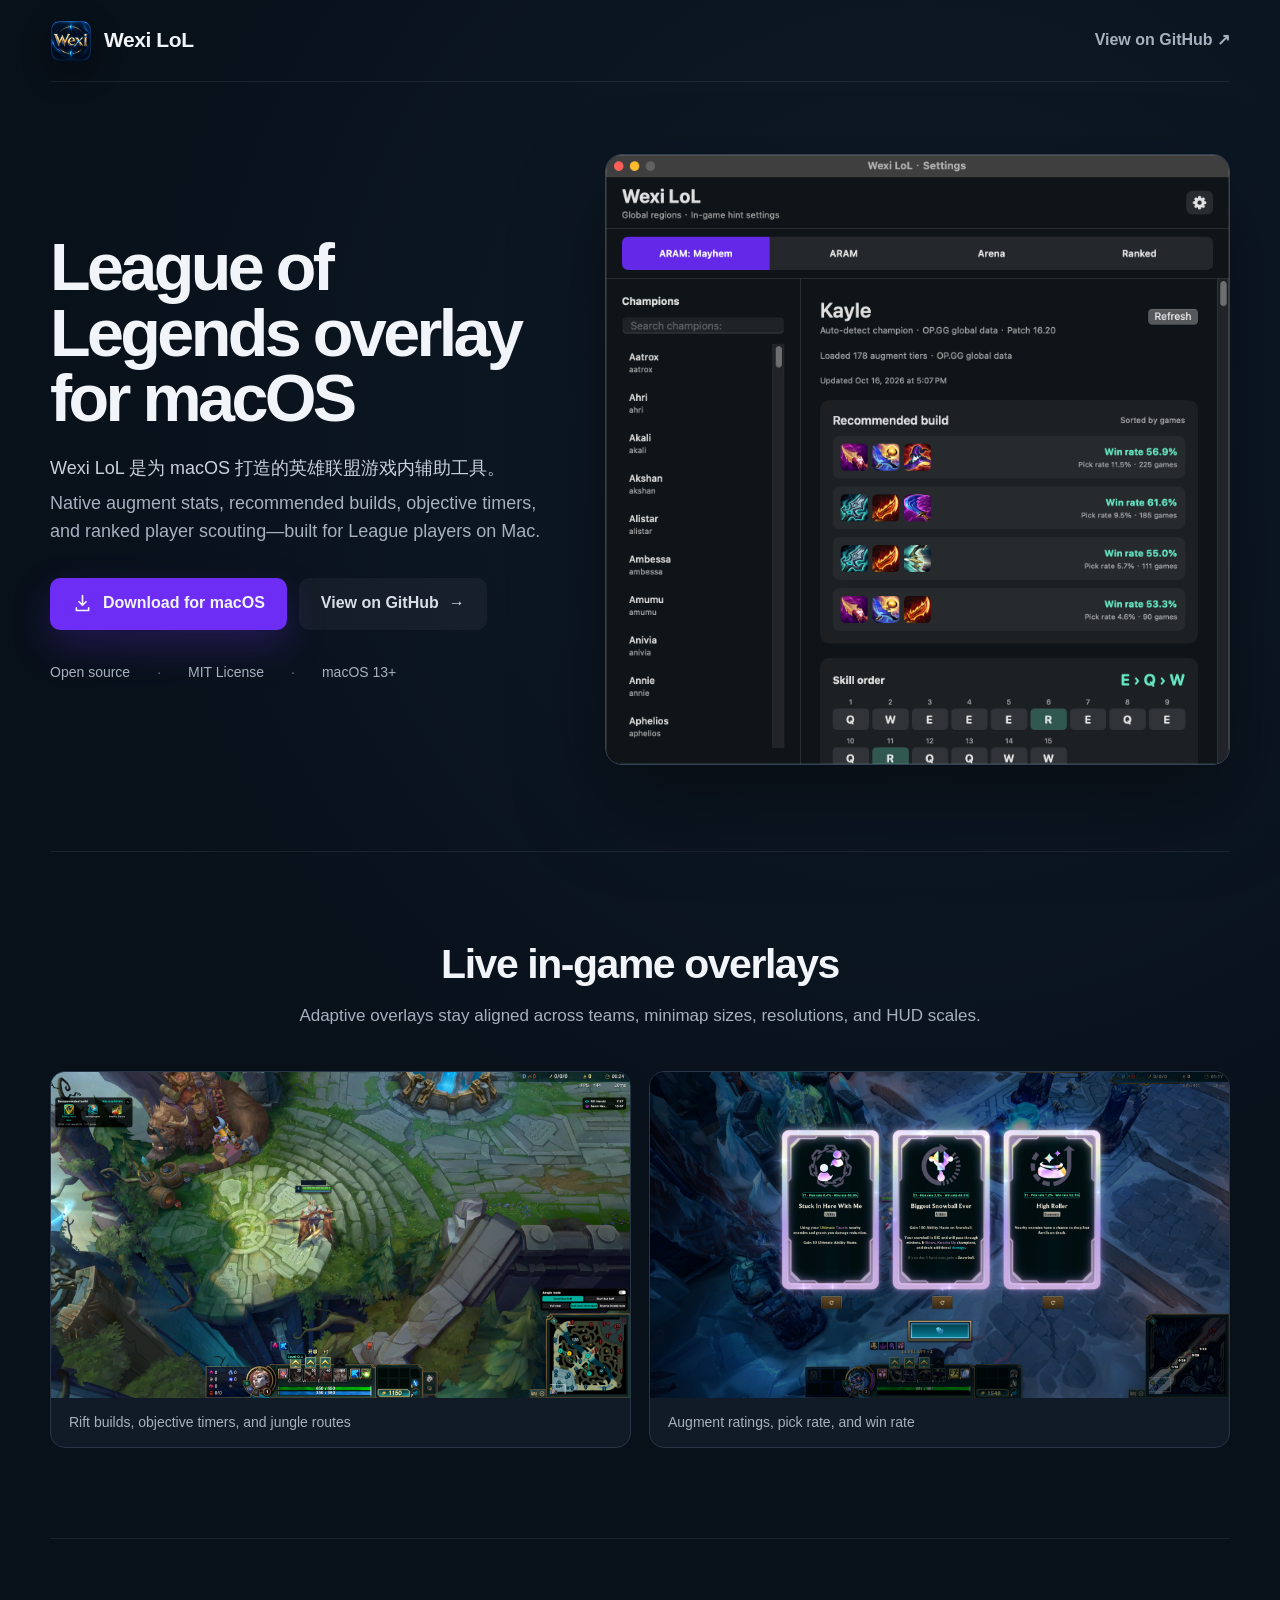
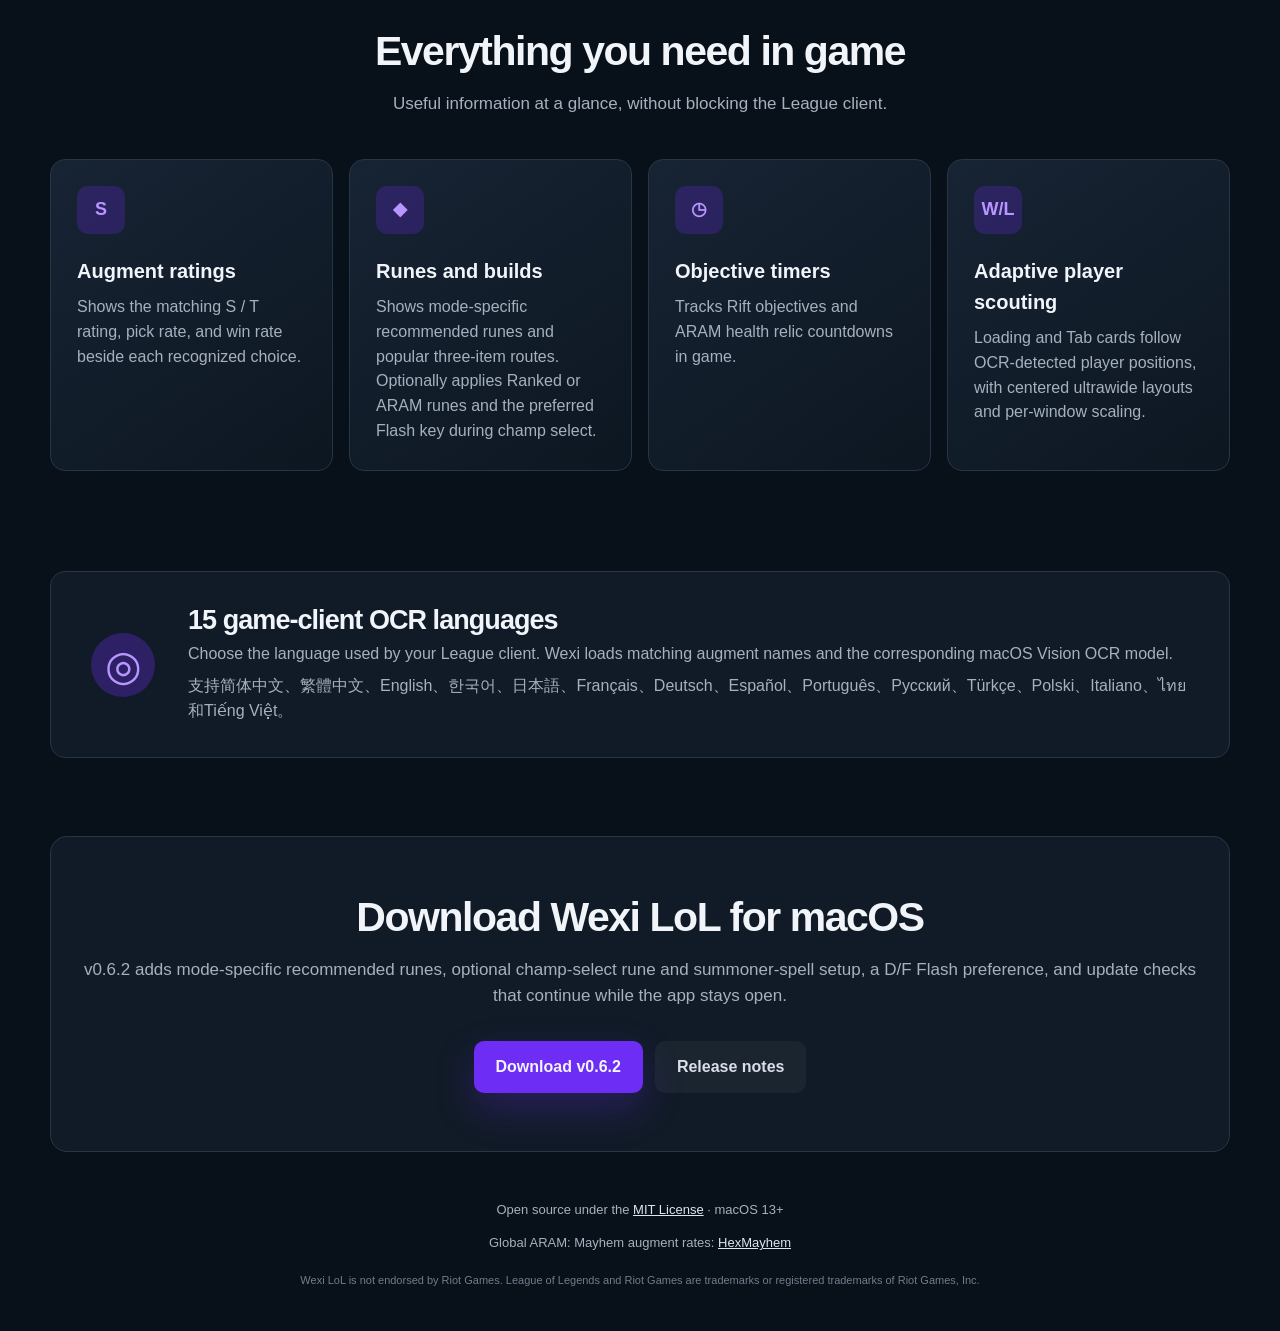
<file: docs/index.html>
<!doctype html>
<html lang="en">
<head>
  <meta charset="utf-8">
  <meta name="viewport" content="width=device-width, initial-scale=1">
  <title>Wexi LoL – League of Legends Overlay for macOS</title>
  <meta name="description" content="Wexi LoL is a free, open-source League of Legends overlay for macOS with recommended runes, adaptive positioning, augment stats, builds, objective timers, player scouting, and multilingual OCR.">
  <meta name="keywords" content="League of Legends overlay Mac, LoL overlay macOS, ARAM augment tier list, Arena augment ratings, recommended builds, macOS League companion, Wexi LoL">
  <meta name="theme-color" content="#0a111a">
  <link rel="canonical" href="https://loeraw.github.io/Wexi-LoL/">
  <link rel="icon" href="images/wexi-icon.png">
  <link rel="stylesheet" href="styles.css">
  <meta property="og:type" content="website">
  <meta property="og:title" content="Wexi LoL – League of Legends Overlay for macOS">
  <meta property="og:description" content="A free native macOS companion overlay with augment stats, collapsible builds, timers, and ranked player scouting.">
  <meta property="og:url" content="https://loeraw.github.io/Wexi-LoL/">
  <meta property="og:image" content="https://loeraw.github.io/Wexi-LoL/images/wexi-augment-overlay-0.6.0.png">
  <meta name="twitter:card" content="summary_large_image">
  <script type="application/ld+json">
  {
    "@context": "https://schema.org",
    "@type": "SoftwareApplication",
    "name": "Wexi LoL",
    "applicationCategory": "GameApplication",
    "operatingSystem": "macOS 13 or later",
    "softwareVersion": "0.6.2",
    "description": "A free open-source League of Legends companion overlay for macOS with mode-specific recommended runes, adaptive positioning, augment stats, builds, objective timers, player scouting, and multilingual OCR.",
    "downloadUrl": "https://github.com/Loeraw/Wexi-LoL/releases/download/v0.6.2/Wexi.LoL-0.6.2.dmg",
    "codeRepository": "https://github.com/Loeraw/Wexi-LoL",
    "license": "https://github.com/Loeraw/Wexi-LoL/blob/main/LICENSE",
    "image": "https://loeraw.github.io/Wexi-LoL/images/wexi-augment-overlay-0.6.0.png",
    "offers": { "@type": "Offer", "price": "0", "priceCurrency": "USD" }
  }
  </script>
</head>
<body>
  <header class="site-header">
    <a class="brand" href="#top" aria-label="Wexi LoL home">
      <img src="images/wexi-icon.png" alt="" width="42" height="42">
      <span>Wexi LoL</span>
    </a>
    <a class="header-link" href="https://github.com/Loeraw/Wexi-LoL">View on GitHub <span aria-hidden="true">↗</span></a>
  </header>

  <main id="top">
    <section class="hero" aria-labelledby="hero-title">
      <div class="hero-copy">
        <h1 id="hero-title">League of Legends overlay for macOS</h1>
        <p class="hero-cn" lang="zh-Hans">Wexi LoL 是为 macOS 打造的英雄联盟游戏内辅助工具。</p>
        <p>Native augment stats, recommended builds, objective timers, and ranked player scouting—built for League players on Mac.</p>
        <div class="actions">
          <a class="button primary" href="https://github.com/Loeraw/Wexi-LoL/releases/download/v0.6.2/Wexi.LoL-0.6.2.dmg">
            <svg viewBox="0 0 24 24" aria-hidden="true"><path d="M12 3v11m0 0 4-4m-4 4-4-4M5 17v3h14v-3"/></svg>
            Download for macOS
          </a>
          <a class="button secondary" href="https://github.com/Loeraw/Wexi-LoL">View on GitHub <span aria-hidden="true">→</span></a>
        </div>
        <ul class="proof" aria-label="Project details">
          <li>Open source</li><li>MIT License</li><li>macOS 13+</li>
        </ul>
      </div>
      <figure class="product-shot">
        <img src="images/wexi-modes-0.5.0.png" alt="Wexi LoL showing ARAM, Arena and Ranked guides with recommended item builds and win rates" width="1572" height="1536">
      </figure>
    </section>

    <section class="showcase" aria-labelledby="showcase-title">
      <div class="section-heading">
        <h2 id="showcase-title">Live in-game overlays</h2>
        <p>Adaptive overlays stay aligned across teams, minimap sizes, resolutions, and HUD scales.</p>
      </div>
      <div class="showcase-grid">
        <figure><img src="images/wexi-rift-overlay-0.6.0.png" alt="Rift build, objective timer, and adaptive jungle route overlays" width="1800" height="1012"><figcaption>Rift builds, objective timers, and jungle routes</figcaption></figure>
        <figure><img src="images/wexi-augment-overlay-0.6.0.png" alt="Augment ratings with pick and win rates" width="1800" height="1012"><figcaption>Augment ratings, pick rate, and win rate</figcaption></figure>
      </div>
    </section>

    <section class="features" aria-labelledby="features-title">
      <div class="section-heading">
        <h2 id="features-title">Everything you need in game</h2>
        <p>Useful information at a glance, without blocking the League client.</p>
      </div>
      <div class="feature-grid">
        <article><span class="feature-icon">S</span><h3>Augment ratings</h3><p>Shows the matching S / T rating, pick rate, and win rate beside each recognized choice.</p></article>
        <article><span class="feature-icon">◆</span><h3>Runes and builds</h3><p>Shows mode-specific recommended runes and popular three-item routes. Optionally applies Ranked or ARAM runes and the preferred Flash key during champ select.</p></article>
        <article><span class="feature-icon">◷</span><h3>Objective timers</h3><p>Tracks Rift objectives and ARAM health relic countdowns in game.</p></article>
        <article><span class="feature-icon">W/L</span><h3>Adaptive player scouting</h3><p>Loading and Tab cards follow OCR-detected player positions, with centered ultrawide layouts and per-window scaling.</p></article>
      </div>
    </section>

    <section class="languages" aria-labelledby="languages-title">
      <div class="globe" aria-hidden="true">◎</div>
      <div>
        <h2 id="languages-title">15 game-client OCR languages</h2>
        <p>Choose the language used by your League client. Wexi loads matching augment names and the corresponding macOS Vision OCR model.</p>
        <p lang="zh-Hans">支持简体中文、繁體中文、English、한국어、日本語、Français、Deutsch、Español、Português、Русский、Türkçe、Polski、Italiano、ไทย和Tiếng Việt。</p>
      </div>
    </section>

    <section class="download" aria-labelledby="download-title">
      <h2 id="download-title">Download Wexi LoL for macOS</h2>
      <p>v0.6.2 adds mode-specific recommended runes, optional champ-select rune and summoner-spell setup, a D/F Flash preference, and update checks that continue while the app stays open.</p>
      <div class="actions centered">
        <a class="button primary" href="https://github.com/Loeraw/Wexi-LoL/releases/download/v0.6.2/Wexi.LoL-0.6.2.dmg">Download v0.6.2</a>
        <a class="button secondary" href="https://github.com/Loeraw/Wexi-LoL/releases/latest">Release notes</a>
      </div>
    </section>
  </main>

  <footer>
    <p>Open source under the <a href="https://github.com/Loeraw/Wexi-LoL/blob/main/LICENSE">MIT License</a> · macOS 13+</p>
    <p class="data-credit">Global ARAM: Mayhem augment rates: <a href="https://hexmayhem.com/augments">HexMayhem</a></p>
    <p class="disclaimer">Wexi LoL is not endorsed by Riot Games. League of Legends and Riot Games are trademarks or registered trademarks of Riot Games, Inc.</p>
  </footer>
</body>
</html>
</file>
<file: docs/styles.css>
:root {
  color-scheme: dark;
  --bg: #081019;
  --bg-deep: #050b12;
  --surface: #111b27;
  --surface-2: #162231;
  --line: #283546;
  --text: #f1f4f8;
  --muted: #a7b0be;
  --purple: #6d2df5;
  --purple-bright: #7c3cff;
  --mint: #68e7c7;
  --max: 1180px;
}

* { box-sizing: border-box; }
html { scroll-behavior: smooth; }
body {
  margin: 0;
  background: radial-gradient(circle at 72% 14%, rgba(45, 78, 112, .18), transparent 34%), var(--bg);
  color: var(--text);
  font-family: -apple-system, BlinkMacSystemFont, "SF Pro Display", "Segoe UI", sans-serif;
  line-height: 1.55;
  -webkit-font-smoothing: antialiased;
}
a { color: inherit; }
.site-header {
  width: min(var(--max), calc(100% - 48px));
  height: 82px;
  margin: 0 auto;
  display: flex;
  align-items: center;
  justify-content: space-between;
  border-bottom: 1px solid rgba(255,255,255,.07);
}
.brand { display: inline-flex; align-items: center; gap: 12px; text-decoration: none; font-size: 21px; font-weight: 760; letter-spacing: -.02em; }
.brand img { border-radius: 10px; box-shadow: 0 10px 28px rgba(0,0,0,.35); }
.header-link { color: var(--muted); text-decoration: none; font-weight: 620; }
.header-link:hover { color: var(--text); }
main { width: min(var(--max), calc(100% - 48px)); margin: 0 auto; }
.hero { min-height: 650px; display: grid; grid-template-columns: .88fr 1.12fr; gap: 64px; align-items: center; padding: 72px 0 86px; }
.hero h1 { margin: 0 0 24px; max-width: 600px; font-size: clamp(48px, 5.2vw, 74px); line-height: .98; letter-spacing: -.055em; }
.hero p { max-width: 600px; margin: 7px 0; color: var(--muted); font-size: 18px; }
.hero .hero-cn { color: #c9d0da; }
.actions { display: flex; align-items: center; gap: 12px; margin-top: 32px; flex-wrap: wrap; }
.button { min-height: 52px; display: inline-flex; align-items: center; justify-content: center; gap: 10px; padding: 0 22px; border-radius: 10px; text-decoration: none; font-weight: 720; transition: transform .18s ease, background .18s ease; }
.button:hover { transform: translateY(-2px); }
.button svg { width: 21px; fill: none; stroke: currentColor; stroke-width: 1.9; stroke-linecap: round; stroke-linejoin: round; }
.primary { background: var(--purple); box-shadow: 0 16px 38px rgba(109,45,245,.25); }
.primary:hover { background: var(--purple-bright); }
.secondary { color: #d9dee7; background: rgba(255,255,255,.045); }
.secondary:hover { background: rgba(255,255,255,.085); }
.proof { display: flex; gap: 27px; padding: 0; margin: 32px 0 0; list-style: none; color: var(--muted); font-size: 14px; }
.proof li:not(:first-child)::before { content: "·"; margin-right: 27px; color: #667282; }
.product-shot { margin: 0; overflow: hidden; border: 1px solid #344255; border-radius: 17px; background: #0c141e; box-shadow: 0 38px 90px rgba(0,0,0,.42); }
.product-shot img { width: 100%; height: auto; display: block; }
.features { padding: 90px 0; border-top: 1px solid rgba(255,255,255,.07); }
.showcase { padding: 90px 0; border-top: 1px solid rgba(255,255,255,.07); }
.showcase-grid { display: grid; grid-template-columns: 1fr 1fr; gap: 18px; }
.showcase figure { margin: 0; overflow: hidden; border: 1px solid var(--line); border-radius: 15px; background: var(--surface); }
.showcase img { width: 100%; height: auto; display: block; }
.showcase figcaption { padding: 14px 18px; color: var(--muted); font-size: 14px; }
.section-heading { text-align: center; margin-bottom: 42px; }
h2 { margin: 0; font-size: clamp(31px, 3.2vw, 46px); letter-spacing: -.035em; line-height: 1.08; }
.section-heading p, .download > p { color: var(--muted); font-size: 17px; }
.feature-grid { display: grid; grid-template-columns: repeat(4, 1fr); gap: 16px; }
.feature-grid article { padding: 26px; min-height: 245px; border: 1px solid var(--line); border-radius: 15px; background: linear-gradient(145deg, rgba(24,37,53,.94), rgba(13,23,34,.94)); }
.feature-icon { width: 48px; height: 48px; display: grid; place-items: center; border-radius: 11px; background: rgba(109,45,245,.24); color: #b995ff; font-size: 18px; font-weight: 830; }
.feature-grid h3 { margin: 22px 0 8px; font-size: 20px; }
.feature-grid p { margin: 0; color: var(--muted); }
.languages { margin: 10px 0 78px; padding: 34px 40px; display: grid; grid-template-columns: 72px 1fr; gap: 25px; align-items: center; border: 1px solid var(--line); border-radius: 15px; background: var(--surface); }
.languages .globe { width: 64px; height: 64px; display: grid; place-items: center; border-radius: 50%; background: rgba(109,45,245,.3); color: #b995ff; font-size: 42px; font-weight: 250; }
.languages h2 { font-size: 27px; }
.languages p { margin: 7px 0 0; color: var(--muted); }
.download { margin-bottom: 48px; padding: 58px 24px; text-align: center; border: 1px solid var(--line); border-radius: 17px; background: var(--surface); }
.centered { justify-content: center; }
footer { width: min(var(--max), calc(100% - 48px)); margin: 0 auto; padding: 0 0 42px; text-align: center; color: var(--muted); font-size: 13px; }
footer a { color: #dfe5ed; }
.disclaimer { max-width: 780px; margin: 18px auto 0; font-size: 11px; color: #717d8d; }

@media (max-width: 900px) {
  .hero { grid-template-columns: 1fr; gap: 44px; padding-top: 54px; }
  .hero-copy { text-align: center; }
  .hero h1, .hero p { margin-left: auto; margin-right: auto; }
  .actions, .proof { justify-content: center; }
  .feature-grid { grid-template-columns: repeat(2, 1fr); }
  .showcase-grid { grid-template-columns: 1fr; }
}
@media (max-width: 620px) {
  .site-header, main, footer { width: min(100% - 28px, var(--max)); }
  .site-header { height: 68px; }
  .brand { font-size: 18px; }
  .brand img { width: 36px; height: 36px; }
  .header-link { font-size: 13px; }
  .hero { min-height: auto; padding: 46px 0 64px; }
  .hero h1 { font-size: 44px; }
  .hero p { font-size: 16px; }
  .button { width: 100%; }
  .proof { gap: 10px; font-size: 12px; }
  .proof li:not(:first-child)::before { margin-right: 10px; }
  .feature-grid { grid-template-columns: 1fr; }
  .feature-grid article { min-height: 0; }
  .languages { grid-template-columns: 1fr; padding: 28px; }
  .languages .globe { width: 54px; height: 54px; font-size: 34px; }
  .download { padding: 44px 18px; }
}

@media (prefers-reduced-motion: reduce) {
  html { scroll-behavior: auto; }
  .button { transition: none; }
}
</file>
